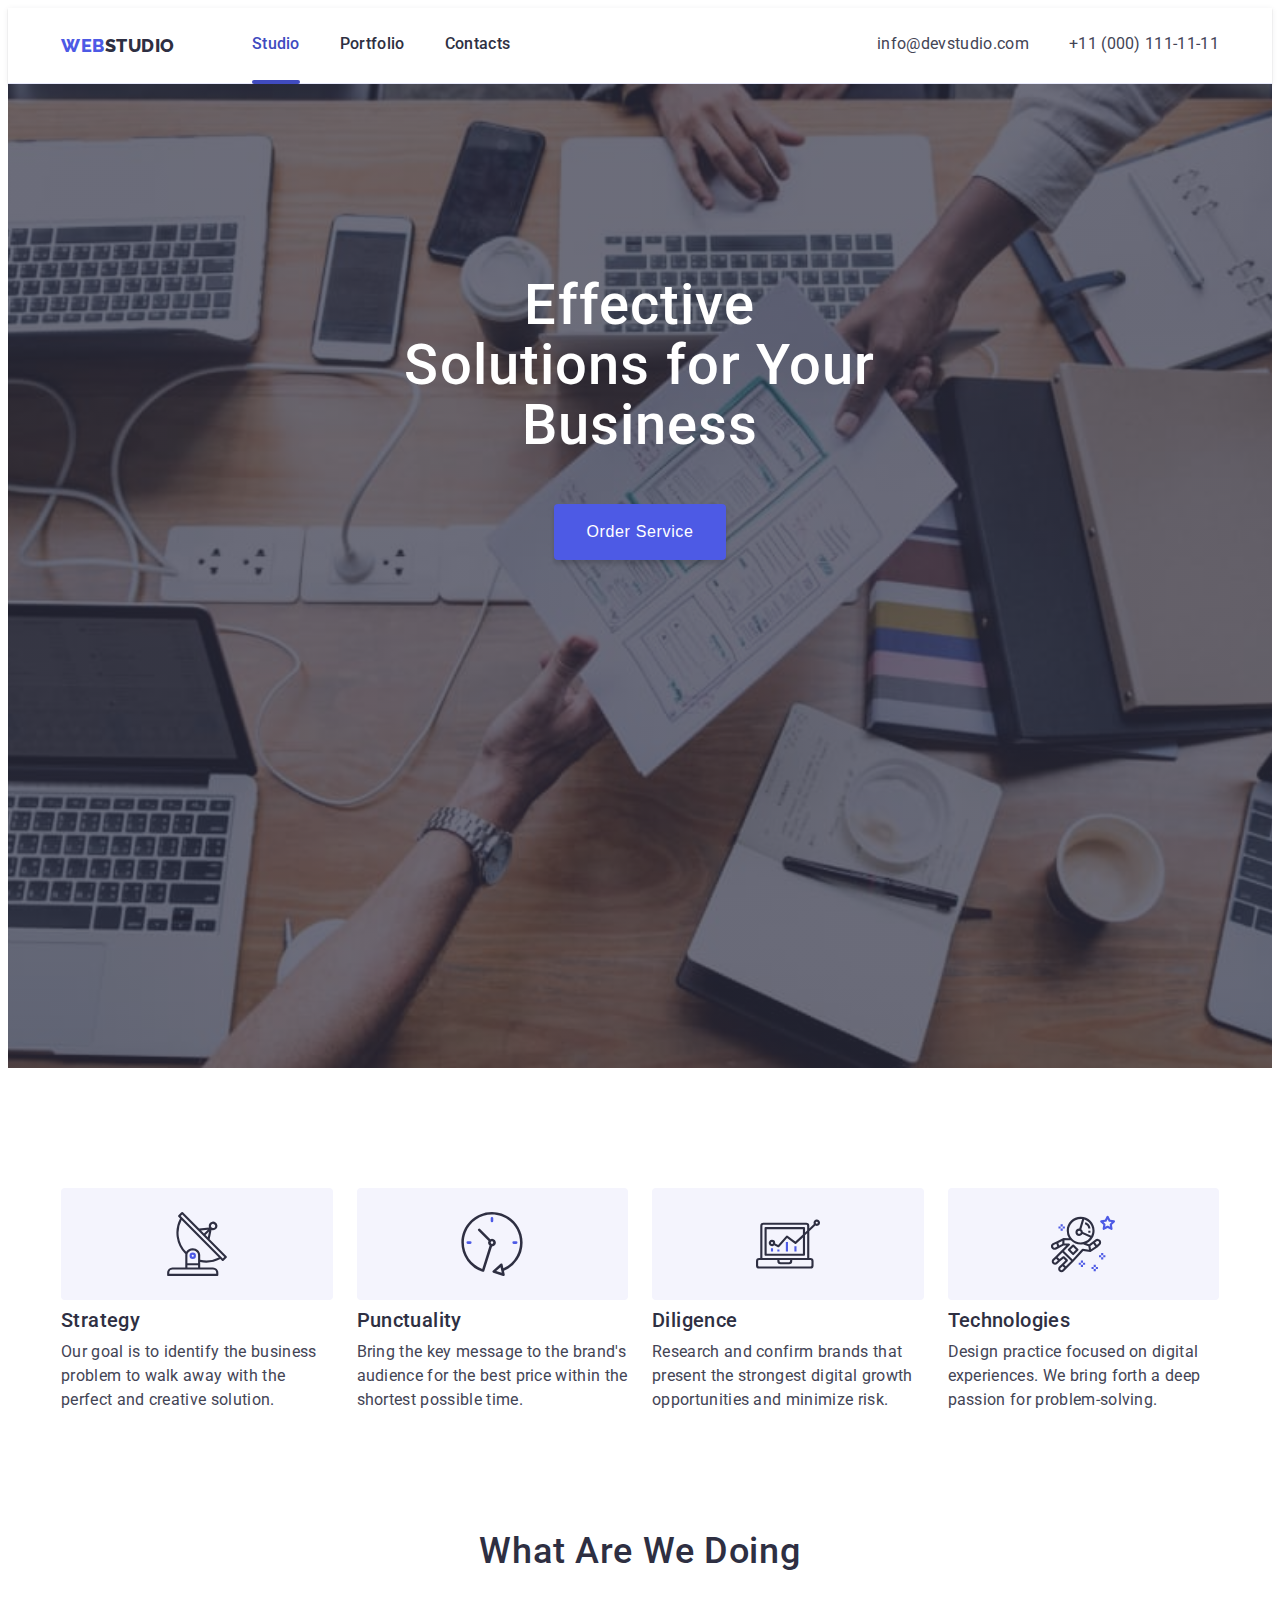
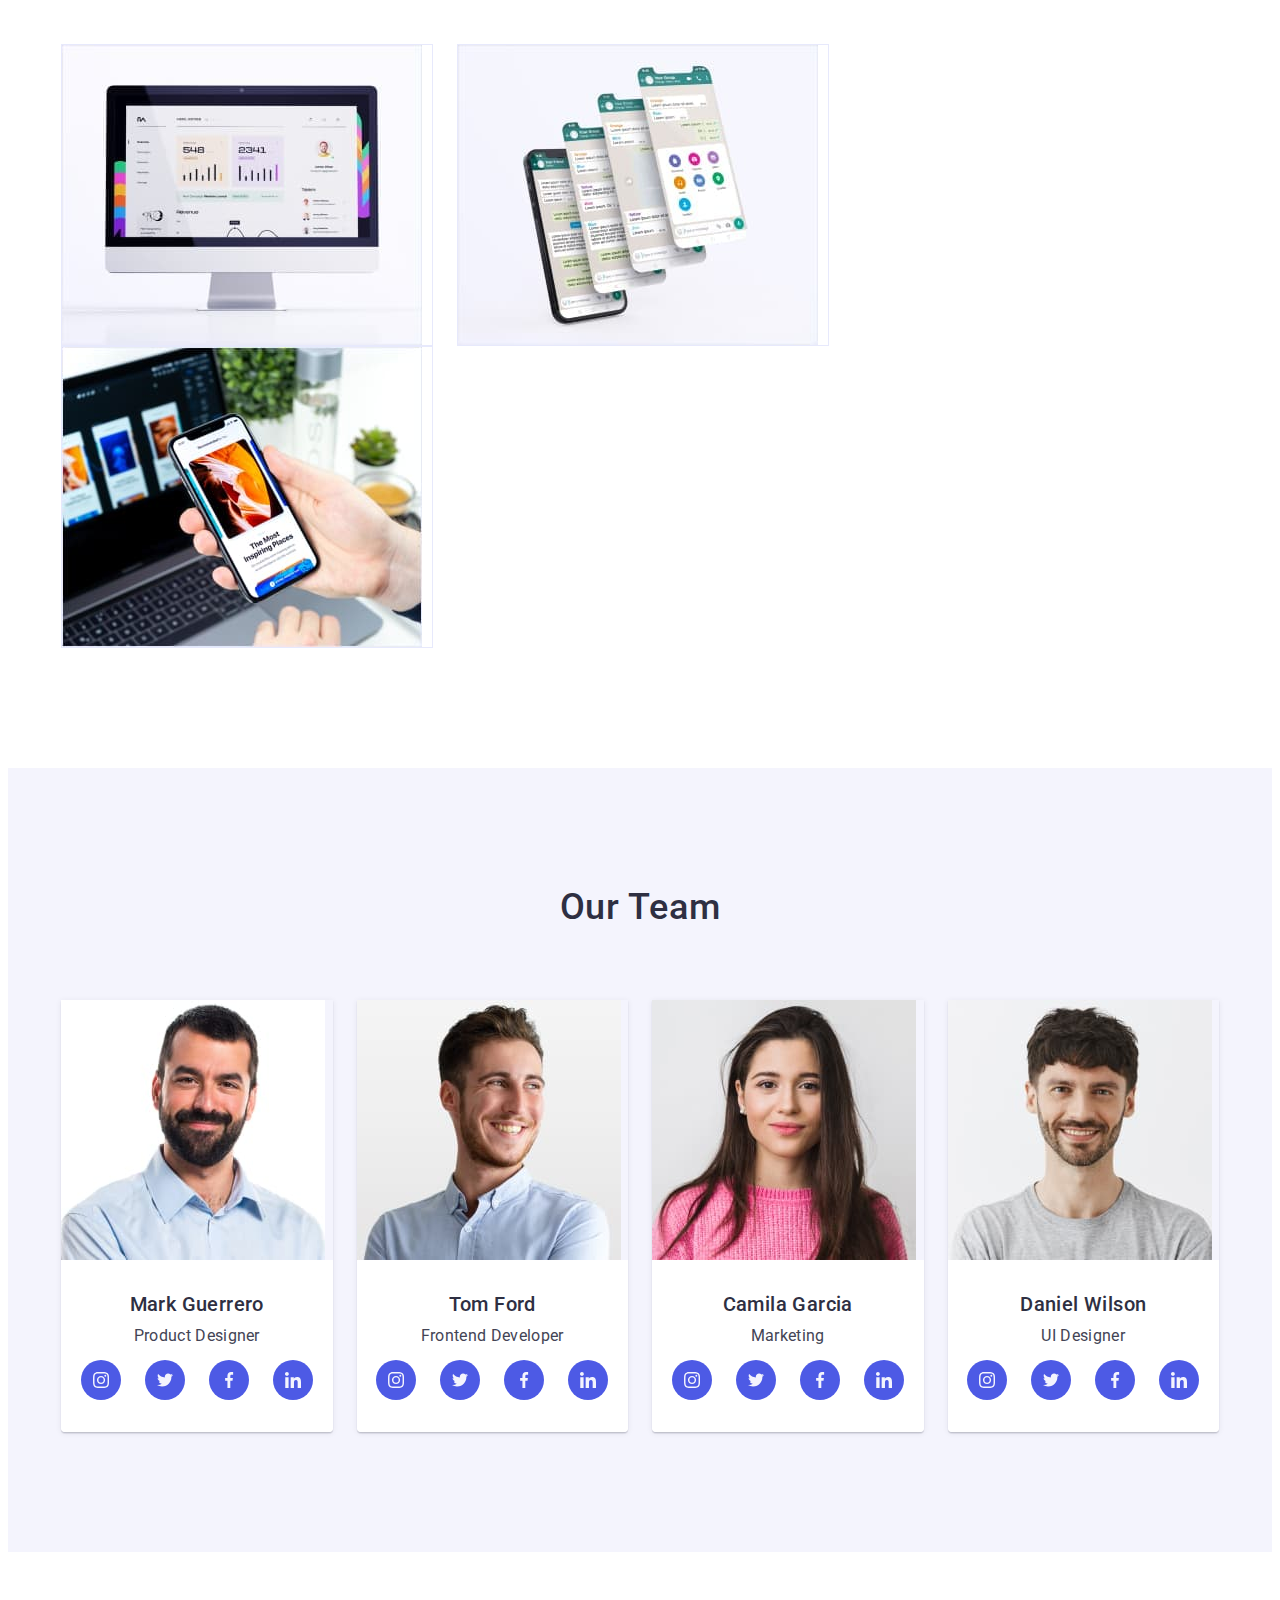
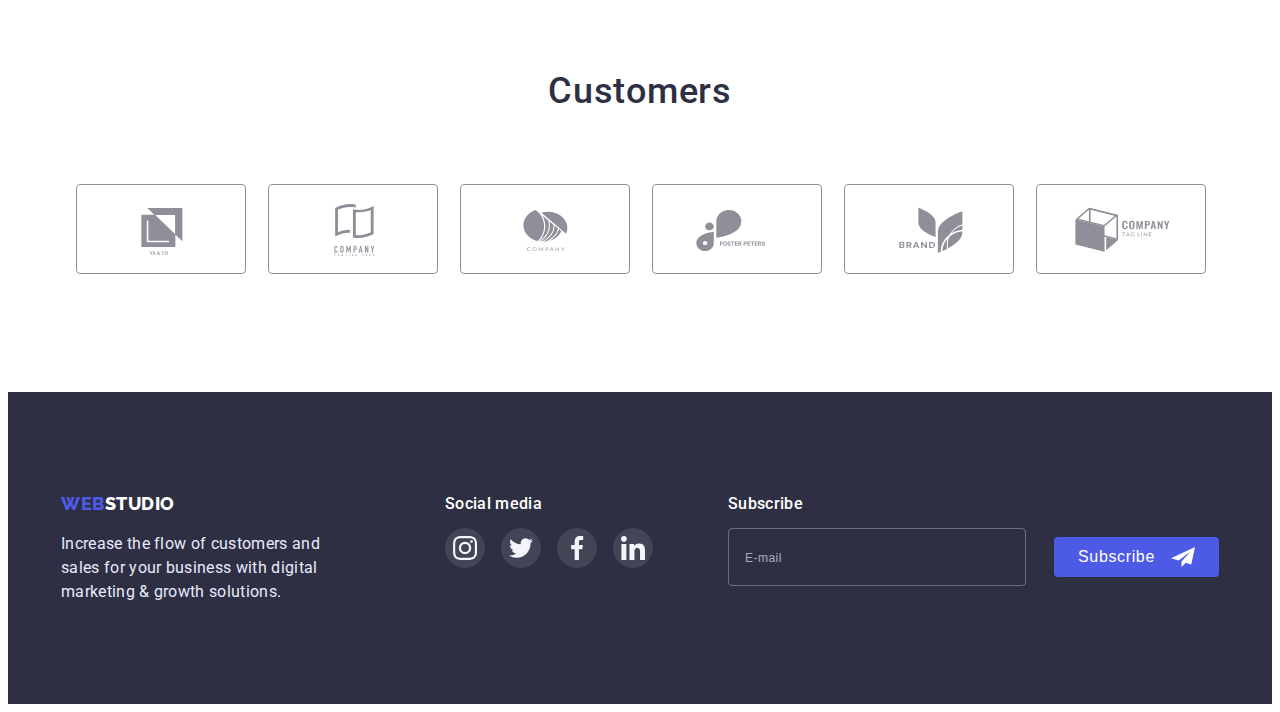
<file: index.html>
<!DOCTYPE html>
<html lang="en">
  <head>
    <meta charset="UTF-8" />
    <meta http-equiv="X-UA-Compatible" content="IE=edge" />
    <meta name="viewport" content="width=device-width, initial-scale=1.0" />

    <title>Studio</title>

    <link rel="preconnect" href="https://fonts.googleapis.com" />
    <link rel="preconnect" href="https://fonts.gstatic.com" crossorigin />
    <link href="https://fonts.googleapis.com/css2?family=Raleway:wght@800&family=Roboto:wght@400;500&display=swap" rel="stylesheet" />

    <link
      rel="stylesheet"
      href="https://cdnjs.cloudflare.com/ajax/libs/modern-normalize/1.1.0/modern-normalize.min.css"
      integrity="sha512-wpPYUAdjBVSE4KJnH1VR1HeZfpl1ub8YT/NKx4PuQ5NmX2tKuGu6U/JRp5y+Y8XG2tV+wKQpNHVUX03MfMFn9Q=="
      crossorigin="anonymous"
      referrerpolicy="no-referrer"
    />
    <link rel="stylesheet" href="./css/styles.css" />
  </head>
  <body>
    <!-- Header content -->
    <header class="page-header">
      <!-- Navigation -->
      <div class="container">
        <nav class="main-nav">
          <!-- Logo -->
          <a href="./index.html" class="logo link"><span class="accent">WEB</span>STUDIO</a>
          <!-- Navigation menu -->
          <ul class="site-nav list">
            <li class="item">
              <a href="./index.html" class="site-nav-link current link">Studio</a>
            </li>
            <li class="item">
              <a href="./portfolio.html" class="site-nav-link link">Portfolio</a>
            </li>
            <li class="item">
              <a href="#" class="site-nav-link link">Contacts</a>
            </li>
          </ul>
        </nav>
        <!-- Contacts in header -->
        <ul class="contacts list">
          <li class="item">
            <a href="mailto:info@devstudio.com" class="contact link">info@devstudio.com</a>
          </li>
          <li class="item">
            <a href="tel:+11(000)1111111" class="contact link">+11 (000) 111-11-11</a>
          </li>
        </ul>
      </div>
    </header>

    <!-- Main content -->
    <main>
      <!-- Hero section-->
      <section class="section hero">
        <div class="container">
          <h1 class="hero-title">Effective Solutions for Your Business</h1>
          <button type="button" class="btn" data-modal-open>Order Service</button>
        </div>
      </section>

      <!-- Company advantages -->
      <section class="advantages section">
        <div class="container">
          <h2 class="section-title visually-hidden">Company advantages</h2>
          <ul class="list">
            <li class="item">
              <div class="advantage-icon-bg">
                <svg width="64" height="64">
                  <use href="./images/icons.svg#antenna"></use>
                </svg>
              </div>
              <h3 class="advantage">Strategy</h3>
              <p class="advantage-description">Our goal is to identify the business problem to walk away with the perfect and creative solution.</p>
            </li>
            <li class="item">
              <div class="advantage-icon-bg">
                <svg width="64" height="64">
                  <use href="./images/icons.svg#clock"></use>
                </svg>
              </div>
              <h3 class="advantage">Punctuality</h3>
              <p class="advantage-description">Bring the key message to the brand's audience for the best price within the shortest possible time.</p>
            </li>
            <li class="item">
              <div class="advantage-icon-bg">
                <svg width="64" height="64">
                  <use href="./images/icons.svg#diagram"></use>
                </svg>
              </div>
              <h3 class="advantage">Diligence</h3>
              <p class="advantage-description">
                Research and confirm brands that present the strongest digital growth opportunities and minimize risk.
              </p>
            </li>
            <li class="item">
              <div class="advantage-icon-bg">
                <svg width="64" height="64">
                  <use href="./images/icons.svg#astronaut"></use>
                </svg>
              </div>
              <h3 class="advantage">Technologies</h3>
              <p class="advantage-description">Design practice focused on digital experiences. We bring forth a deep passion for problem-solving.</p>
            </li>
          </ul>
        </div>
      </section>

      <!-- What are we doing -->
      <section class="products section">
        <div class="container">
          <h2 class="section-title">What Are We Doing</h2>
          <ul class="list">
            <li class="item">
              <img src="./images/desktop-app.jpeg" alt="desktop application" width="360" height="300" />
            </li>
            <li class="item">
              <img src="./images/mobile-app.jpeg" alt="mobile application" width="360" height="300" />
            </li>
            <li class="item">
              <img src="./images/ux-ui-design.jpeg" alt="ux ui design" width="360" height="300" />
            </li>
          </ul>
        </div>
      </section>

      <!-- Our team -->
      <section class="team section">
        <div class="container">
          <h2 class="section-title">Our Team</h2>
          <ul class="team-list list">
            <li class="item">
              <img src="./images/mark-guerrero.jpeg" alt="Mark Guerrero's portrait" width="264" height="260" />
              <div class="item-description">
                <h3 class="team-name">Mark Guerrero</h3>
                <p class="team-position">Product Designer</p>
                <ul class="team-social-list list">
                  <li>
                    <a href="#" class="team-social-link" target="_blank" rel="noreferrer noopener">
                      <svg class="team-social-icon" width="16" height="16">
                        <use href="./images/icons.svg#instagram"></use>
                      </svg>
                    </a>
                  </li>
                  <li>
                    <a href="#" class="team-social-link" target="_blank" rel="noreferrer noopener">
                      <svg class="team-social-icon" width="16" height="16">
                        <use href="./images/icons.svg#twitter"></use>
                      </svg>
                    </a>
                  </li>
                  <li>
                    <a href="#" class="team-social-link" target="_blank" rel="noreferrer noopener">
                      <svg class="team-social-icon" width="16" height="16">
                        <use href="./images/icons.svg#facebook"></use>
                      </svg>
                    </a>
                  </li>
                  <li>
                    <a href="#" class="team-social-link" target="_blank" rel="noreferrer noopener">
                      <svg class="team-social-icon" width="16" height="16">
                        <use href="./images/icons.svg#linkedin"></use>
                      </svg>
                    </a>
                  </li>
                </ul>
              </div>
            </li>
            <li class="item">
              <img src="./images/tom-ford.jpeg" alt="Tom Ford's portrait" width="264" height="260" />
              <div class="item-description">
                <h3 class="team-name">Tom Ford</h3>
                <p class="team-position">Frontend Developer</p>
                <ul class="team-social-list list">
                  <li>
                    <a href="#" class="team-social-link" target="_blank" rel="noreferrer noopener">
                      <svg class="team-social-icon" width="16" height="16">
                        <use href="./images/icons.svg#instagram"></use>
                      </svg>
                    </a>
                  </li>
                  <li>
                    <a href="#" class="team-social-link" target="_blank" rel="noreferrer noopener">
                      <svg class="team-social-icon" width="16" height="16">
                        <use href="./images/icons.svg#twitter"></use>
                      </svg>
                    </a>
                  </li>
                  <li>
                    <a href="#" class="team-social-link" target="_blank" rel="noreferrer noopener">
                      <svg class="team-social-icon" width="16" height="16">
                        <use href="./images/icons.svg#facebook"></use>
                      </svg>
                    </a>
                  </li>
                  <li>
                    <a href="#" class="team-social-link" target="_blank" rel="noreferrer noopener">
                      <svg class="team-social-icon" width="16" height="16">
                        <use href="./images/icons.svg#linkedin"></use>
                      </svg>
                    </a>
                  </li>
                </ul>
              </div>
            </li>
            <li class="item">
              <img src="./images/camila-garcia.jpeg" alt="Camila Garcia's portrait" width="264" height="260" />
              <div class="item-description">
                <h3 class="team-name">Camila Garcia</h3>
                <p class="team-position">Marketing</p>
                <ul class="team-social-list list">
                  <li>
                    <a href="#" class="team-social-link" target="_blank" rel="noreferrer noopener">
                      <svg class="team-social-icon" width="16" height="16">
                        <use href="./images/icons.svg#instagram"></use>
                      </svg>
                    </a>
                  </li>
                  <li>
                    <a href="#" class="team-social-link" target="_blank" rel="noreferrer noopener">
                      <svg class="team-social-icon" width="16" height="16">
                        <use href="./images/icons.svg#twitter"></use>
                      </svg>
                    </a>
                  </li>
                  <li>
                    <a href="#" class="team-social-link" target="_blank" rel="noreferrer noopener">
                      <svg class="team-social-icon" width="16" height="16">
                        <use href="./images/icons.svg#facebook"></use>
                      </svg>
                    </a>
                  </li>
                  <li>
                    <a href="#" class="team-social-link" target="_blank" rel="noreferrer noopener">
                      <svg class="team-social-icon" width="16" height="16">
                        <use href="./images/icons.svg#linkedin"></use>
                      </svg>
                    </a>
                  </li>
                </ul>
              </div>
            </li>
            <li class="item">
              <img src="./images/daniel-wilson.jpeg" alt="Daniel Wilson's portrait" width="264" height="260" />
              <div class="item-description">
                <h3 class="team-name">Daniel Wilson</h3>
                <p class="team-position">UI Designer</p>
                <ul class="team-social-list list">
                  <li>
                    <a href="#" class="team-social-link" target="_blank" rel="noreferrer noopener">
                      <svg class="team-social-icon" width="16" height="16">
                        <use href="./images/icons.svg#instagram"></use>
                      </svg>
                    </a>
                  </li>
                  <li>
                    <a href="#" class="team-social-link" target="_blank" rel="noreferrer noopener">
                      <svg class="team-social-icon" width="16" height="16">
                        <use href="./images/icons.svg#twitter"></use>
                      </svg>
                    </a>
                  </li>
                  <li>
                    <a href="#" class="team-social-link" target="_blank" rel="noreferrer noopener">
                      <svg class="team-social-icon" width="16" height="16">
                        <use href="./images/icons.svg#facebook"></use>
                      </svg>
                    </a>
                  </li>
                  <li>
                    <a href="#" class="team-social-link" target="_blank" rel="noreferrer noopener">
                      <svg class="team-social-icon" width="16" height="16">
                        <use href="./images/icons.svg#linkedin"></use>
                      </svg>
                    </a>
                  </li>
                </ul>
              </div>
            </li>
          </ul>
        </div>
      </section>

      <section class="customers section">
        <div class="container">
          <h2 class="section-title">Customers</h2>
          <ul class="customers-list list">
            <li class="customers-list-item">
              <a href="#" class="customers-link" target="_blank" rel="noreferrer noopener">
                <svg class="customers-icon" width="104" height="56">
                  <use href="./images/icons.svg#logo-1"></use>
                </svg>
              </a>
            </li>
            <li class="customers-list-item">
              <a href="#" class="customers-link" target="_blank" rel="noreferrer noopener">
                <svg class="customers-icon" width="104" height="56">
                  <use href="./images/icons.svg#logo-2"></use>
                </svg>
              </a>
            </li>
            <li class="customers-list-item">
              <a href="#" class="customers-link" target="_blank" rel="noreferrer noopener">
                <svg class="customers-icon" width="104" height="56">
                  <use href="./images/icons.svg#logo-3"></use>
                </svg>
              </a>
            </li>
            <li class="customers-list-item">
              <a href="#" class="customers-link" target="_blank" rel="noreferrer noopener">
                <svg class="customers-icon" width="104" height="56">
                  <use href="./images/icons.svg#logo-4"></use>
                </svg>
              </a>
            </li>
            <li class="customers-list-item">
              <a href="#" class="customers-link" target="_blank" rel="noreferrer noopener">
                <svg class="customers-icon" width="104" height="56">
                  <use href="./images/icons.svg#logo-5"></use>
                </svg>
              </a>
            </li>
            <li class="customers-list-item">
              <a href="#" class="customers-link" target="_blank" rel="noreferrer noopener">
                <svg class="customers-icon" width="104" height="56">
                  <use href="./images/icons.svg#logo-6"></use>
                </svg>
              </a>
            </li>
          </ul>
        </div>
      </section>
    </main>

    <!-- Footer content -->
    <footer class="footer">
      <div class="container">
        <!-- Logo and motto -->
        <div class="logo-motto">
          <a href="./index.html" class="logo link"><span class="accent">WEB</span>STUDIO</a>
          <p class="motto">Increase the flow of customers and sales for your business with digital marketing & growth solutions.</p>
        </div>

        <!-- SOCIAL LINKS -->
        <div class="social">
          <h2 class="social-title">Social media</h2>
          <ul class="social-list list">
            <li>
              <a href="#" class="social-link" target="_blank" rel="noreferrer noopener">
                <svg class="social-icon" width="24" height="24">
                  <use href="./images/icons.svg#instagram"></use>
                </svg>
              </a>
            </li>
            <li>
              <a href="#" class="social-link" target="_blank" rel="noreferrer noopener">
                <svg class="social-icon" width="24" height="24">
                  <use href="./images/icons.svg#twitter"></use>
                </svg>
              </a>
            </li>
            <li>
              <a href="#" class="social-link" target="_blank" rel="noreferrer noopener">
                <svg class="social-icon" width="24" height="24">
                  <use href="./images/icons.svg#facebook"></use>
                </svg>
              </a>
            </li>
            <li>
              <a href="#" class="social-link" target="_blank" rel="noreferrer noopener">
                <svg class="social-icon" width="24" height="24">
                  <use href="./images/icons.svg#linkedin"></use>
                </svg>
              </a>
            </li>
          </ul>
        </div>

        <!-- SUBSCRIPTION -->
        <div class="subscription">
          <p class="subscription-title">Subscribe</p>
          <form action="subscription-form" name="subscription_form">
            <label class="subscription-form-field">
              <input class="subscription-form-input" name="user_email" type="email" placeholder="E-mail" />
            </label>
            <button class="btn subscribe-btn" type="submit">
              Subscribe
              <svg class="subscribe-icon" width="24" height="24">
                <use href="./images/icons.svg#subscribe"></use>
              </svg>
            </button>
          </form>
        </div>
      </div>
    </footer>

    <!-- MODAL WINDOW -->
    <div class="backdrop is-hidden" data-modal>
      <div class="modal">
        <button type="button" class="modal-btn" data-modal-close>
          <svg class="modal-icon" width="8" height="8">
            <use href="./images/icons.svg#close"></use>
          </svg>
        </button>
        <form class="order-form" name="order_form">
          <p class="order-form-appeal">Leave your contacts and we will call you back</p>
          <div class="order-form-group" role="group">
            <label class="order-form-field">
              <span class="order-form-label">Name</span>
              <input class="order-form-input" type="text" name="user_name" required minlength="3" placeholder="&nbsp;" />
              <svg class="order-form-icon" width="18" height="24">
                <use href="./images/icons.svg#user-name"></use>
              </svg>
            </label>
            <label class="order-form-field">
              <span class="order-form-label">Phone</span>
              <input class="order-form-input" type="phone" name="user_phone" required />
              <svg class="order-form-icon" width="18" height="24">
                <use href="./images/icons.svg#user-phone"></use>
              </svg>
            </label>
            <label class="order-form-field">
              <span class="order-form-label">Email</span>
              <input class="order-form-input" type="email" name="user_email" required />
              <svg class="order-form-icon" width="18" height="24">
                <use href="./images/icons.svg#user-email"></use>
              </svg>
            </label>
            <label>
              <span class="order-form-label">Comment</span>
              <textarea class="order-form-message" name="user_message" rows="7" placeholder="Text input"></textarea>
            </label>
          </div>
          <label class="order-form-agreement">
            <input class="order-form-checkbox" type="checkbox" name="user_agreement" />
            <span class="order-form-text">
              I accept the terms and conditions of the
              <a class="order-form-link" href="">Privacy Policy</a>
            </span>
          </label>
          <button class="btn order-form-btn" type="submit">Send</button>
        </form>
      </div>
    </div>

    <!-- JS MODAL SCRIPT -->
    <script src="./js/modal.js"></script>
  </body>
</html>
</file>
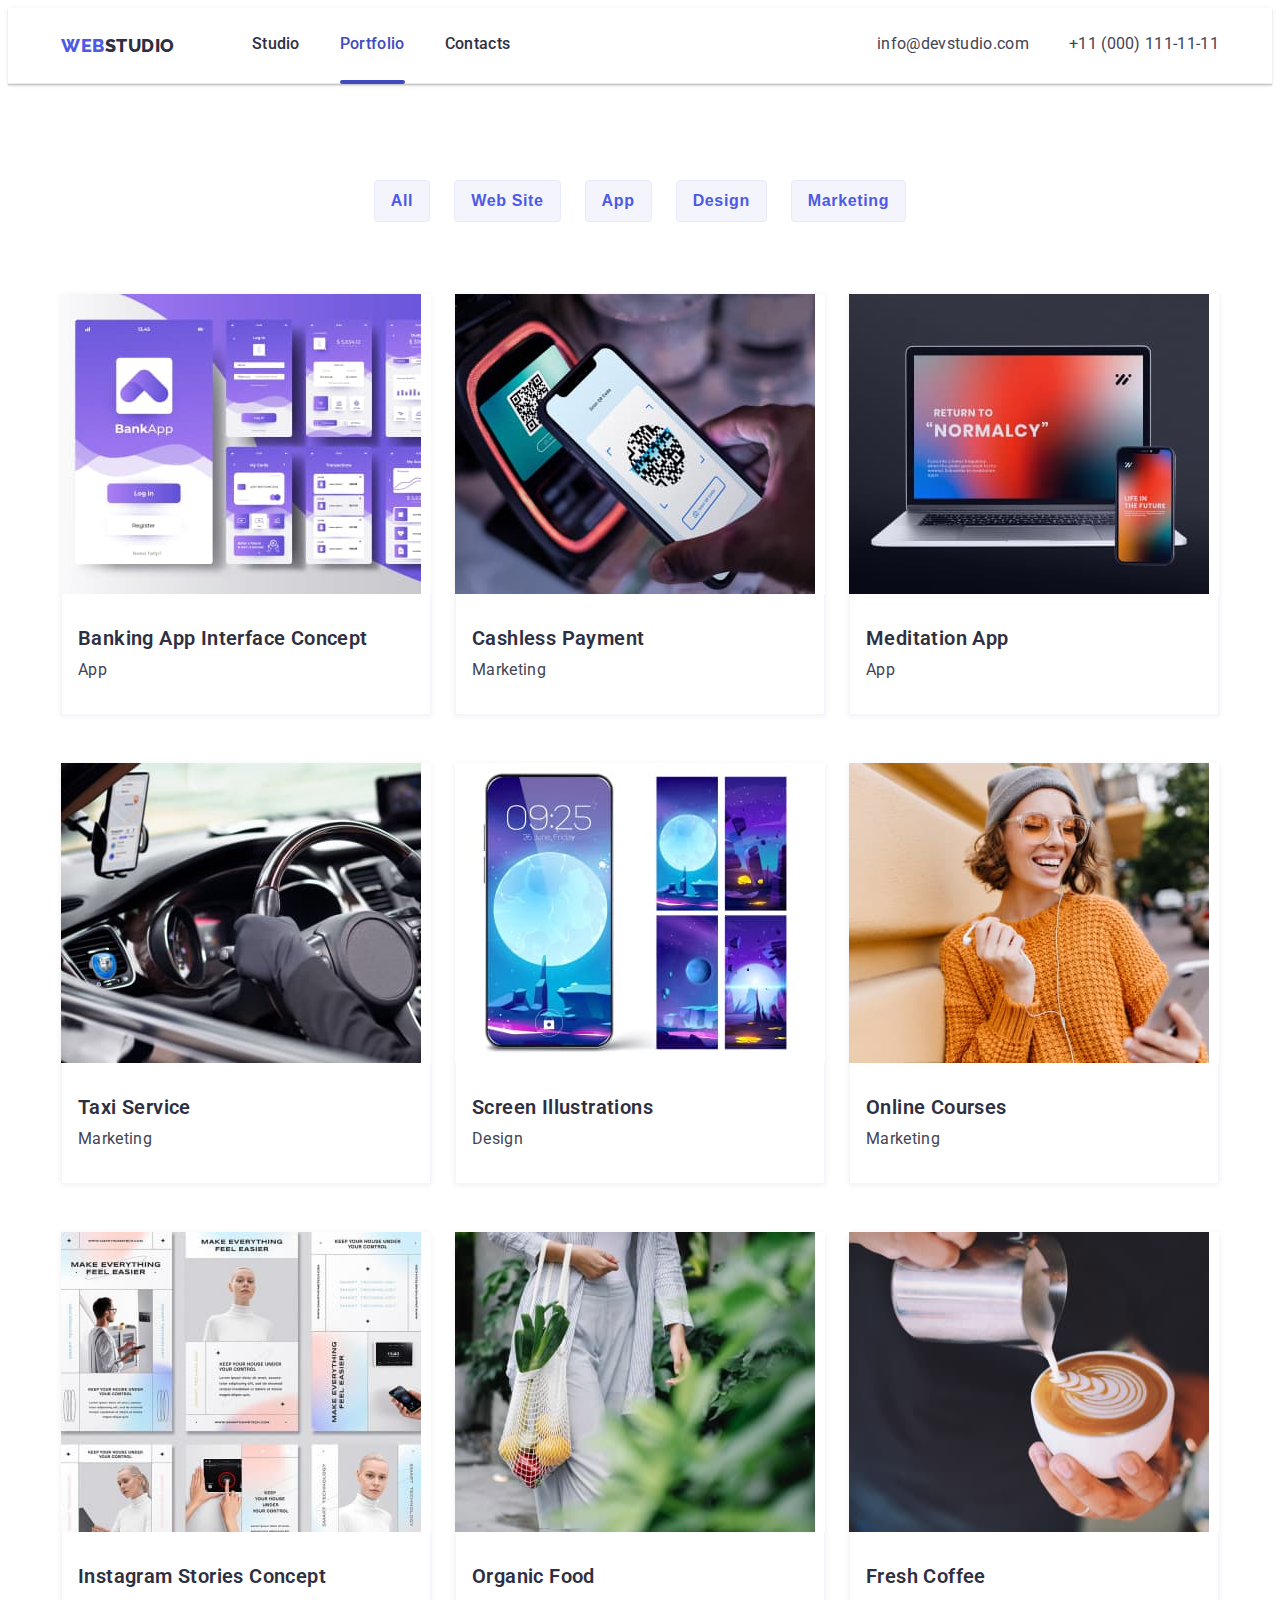
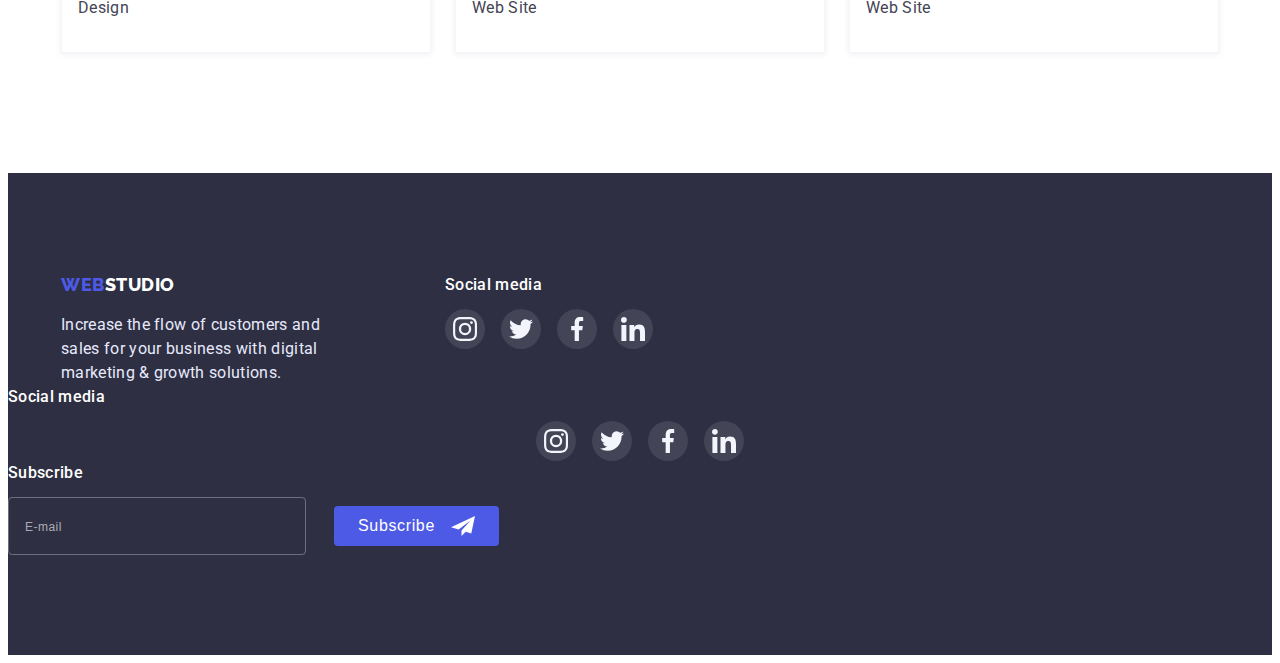
<file: portfolio.html>
<!DOCTYPE html>
<html lang="en">
  <head>
    <meta charset="UTF-8" />
    <meta http-equiv="X-UA-Compatible" content="IE=edge" />
    <meta name="viewport" content="width=device-width, initial-scale=1.0" />

    <title>Portfolio</title>

    <link rel="preconnect" href="https://fonts.googleapis.com" />
    <link rel="preconnect" href="https://fonts.gstatic.com" crossorigin />
    <link href="https://fonts.googleapis.com/css2?family=Raleway:wght@800&family=Roboto:wght@400;500&display=swap" rel="stylesheet" />

    <link
      rel="stylesheet"
      href="https://cdnjs.cloudflare.com/ajax/libs/modern-normalize/1.1.0/modern-normalize.min.css"
      integrity="sha512-wpPYUAdjBVSE4KJnH1VR1HeZfpl1ub8YT/NKx4PuQ5NmX2tKuGu6U/JRp5y+Y8XG2tV+wKQpNHVUX03MfMFn9Q=="
      crossorigin="anonymous"
      referrerpolicy="no-referrer"
    />
    <link rel="stylesheet" href="./css/styles.css" />
  </head>
  <body>
    <!-- Header content -->
    <header class="page-header">
      <!-- Navigation -->
      <div class="container">
        <nav class="main-nav">
          <!-- Logo -->
          <a href="./index.html" class="logo link"><span class="accent">WEB</span>STUDIO</a>
          <!-- Navigation menu -->
          <ul class="site-nav list">
            <li class="item">
              <a href="./index.html" class="site-nav-link link">Studio</a>
            </li>
            <li class="item">
              <a href="./portfolio.html" class="site-nav-link current link">Portfolio</a>
            </li>
            <li class="item">
              <a href="#" class="site-nav-link link">Contacts</a>
            </li>
          </ul>
        </nav>
        <!-- Contacts in header -->
        <ul class="contacts list">
          <li class="item">
            <a href="mailto:info@devstudio.com" class="contact link">info@devstudio.com</a>
          </li>
          <li class="item">
            <a href="tel:+11(000)1111111" class="contact link">+11 (000) 111-11-11</a>
          </li>
        </ul>
      </div>
    </header>

    <!-- Main content -->
    <main>
      <!-- Portfolio content -->
      <section class="section portfolio">
        <div class="container">
          <h1 class="visually-hidden">Portfolio</h1>

          <!-- Filter buttons -->
          <ul class="filter-btns list">
            <li class="item"><button type="button" class="filter-btn">All</button></li>
            <li class="item"><button type="button" class="filter-btn">Web Site</button></li>
            <li class="item"><button type="button" class="filter-btn">App</button></li>
            <li class="item"><button type="button" class="filter-btn">Design</button></li>
            <li class="item"><button type="button" class="filter-btn">Marketing</button></li>
          </ul>

          <!-- Work examples -->
          <ul class="work-examples list">
            <li class="item">
              <a href="#" class="portfolio-link link">
                <div class="portfolio-img-wrapper">
                  <img src="./images/banking-app.jpeg" alt="Banking application interfaces" width="360" height="300" />
                  <p class="overlay">
                    14 Stylish and User-Friendly App Design Concepts · Task Manager App · Calorie Tracker App · Exotic Fruit Ecommerce App · Cloud
                    Storage App
                  </p>
                </div>
                <div class="example-description">
                  <h2 class="project-title">Banking App Interface Concept</h2>
                  <p class="project-type">App</p>
                </div>
              </a>
            </li>
            <li class="item">
              <a href="#" class="portfolio-link link">
                <div class="portfolio-img-wrapper">
                  <img src="./images/cashless-payment.jpeg" alt="Smartphone shows cashless payment" width="360" height="300" />
                  <p class="overlay">
                    14 Stylish and User-Friendly App Design Concepts · Task Manager App · Calorie Tracker App · Exotic Fruit Ecommerce App · Cloud
                    Storage App
                  </p>
                </div>
                <div class="example-description">
                  <h2 class="project-title">Cashless Payment</h2>
                  <p class="project-type">Marketing</p>
                </div>
              </a>
            </li>
            <li class="item">
              <a href="#" class="portfolio-link link">
                <div class="portfolio-img-wrapper">
                  <img src="./images/meditation-app.jpeg" alt="Laptop shows meditation app" width="360" height="300" />
                  <p class="overlay">
                    14 Stylish and User-Friendly App Design Concepts · Task Manager App · Calorie Tracker App · Exotic Fruit Ecommerce App · Cloud
                    Storage App
                  </p>
                </div>
                <div class="example-description">
                  <h2 class="project-title">Meditation App</h2>
                  <p class="project-type">App</p>
                </div>
              </a>
            </li>
            <li class="item">
              <a href="#" class="portfolio-link link">
                <div class="portfolio-img-wrapper">
                  <img src="./images/taxi-service.jpeg" alt="Driver uses taxi service application" width="360" height="300" />
                  <p class="overlay">
                    14 Stylish and User-Friendly App Design Concepts · Task Manager App · Calorie Tracker App · Exotic Fruit Ecommerce App · Cloud
                    Storage App
                  </p>
                </div>
                <div class="example-description">
                  <h2 class="project-title">Taxi Service</h2>
                  <p class="project-type">Marketing</p>
                </div>
              </a>
            </li>
            <li class="item">
              <a href="#" class="portfolio-link link">
                <div class="portfolio-img-wrapper">
                  <img src="./images/screen-illustrations.jpeg" alt="Smartphone and screen illustrations" width="360" height="300" />
                  <p class="overlay">
                    14 Stylish and User-Friendly App Design Concepts · Task Manager App · Calorie Tracker App · Exotic Fruit Ecommerce App · Cloud
                    Storage App
                  </p>
                </div>
                <div class="example-description">
                  <h2 class="project-title">Screen Illustrations</h2>
                  <p class="project-type">Design</p>
                </div>
              </a>
            </li>
            <li class="item">
              <a href="#" class="portfolio-link link">
                <div class="portfolio-img-wrapper">
                  <img src="./images/online-courses.jpeg" alt="Happy woman watching online courses on a smartphone" width="360" height="300" />
                  <p class="overlay">
                    14 Stylish and User-Friendly App Design Concepts · Task Manager App · Calorie Tracker App · Exotic Fruit Ecommerce App · Cloud
                    Storage App
                  </p>
                </div>
                <div class="example-description">
                  <h2 class="project-title">Online Courses</h2>
                  <p class="project-type">Marketing</p>
                </div>
              </a>
            </li>
            <li class="item">
              <a href="#" class="portfolio-link link">
                <div class="portfolio-img-wrapper">
                  <img src="./images/inst-stories.jpeg" alt="Smartphone with open Instagram" width="360" height="300" />
                  <p class="overlay">
                    14 Stylish and User-Friendly App Design Concepts · Task Manager App · Calorie Tracker App · Exotic Fruit Ecommerce App · Cloud
                    Storage App
                  </p>
                </div>
                <div class="example-description">
                  <h2 class="project-title">Instagram Stories Concept</h2>
                  <p class="project-type">Design</p>
                </div>
              </a>
            </li>
            <li class="item">
              <a href="#" class="portfolio-link link">
                <div class="portfolio-img-wrapper">
                  <img src="./images/organic-food.jpeg" alt="Woman carrying a bag of vegetables" width="360" height="300" />
                  <p class="overlay">
                    14 Stylish and User-Friendly App Design Concepts · Task Manager App · Calorie Tracker App · Exotic Fruit Ecommerce App · Cloud
                    Storage App
                  </p>
                </div>
                <div class="example-description">
                  <h2 class="project-title">Organic Food</h2>
                  <p class="project-type">Web Site</p>
                </div>
              </a>
            </li>
            <li class="item">
              <a href="#" class="portfolio-link link">
                <div class="portfolio-img-wrapper">
                  <img src="./images/fresh-coffee.jpeg" alt="Barista makes coffee art" width="360" height="300" />
                  <p class="overlay">
                    14 Stylish and User-Friendly App Design Concepts · Task Manager App · Calorie Tracker App · Exotic Fruit Ecommerce App · Cloud
                    Storage App
                  </p>
                </div>
                <div class="example-description">
                  <h2 class="project-title">Fresh Coffee</h2>
                  <p class="project-type">Web Site</p>
                </div>
              </a>
            </li>
          </ul>
        </div>
      </section>
    </main>

    <!-- Footer content -->
    <footer class="footer">
      <!-- Logo and motto -->
      <div class="container">
        <div class="logo-motto">
          <a href="./index.html" class="logo link"><span class="accent">WEB</span>STUDIO</a>
          <p class="motto">Increase the flow of customers and sales for your business with digital marketing & growth solutions.</p>
        </div>
        <div class="social">
          <h2 class="social-title">Social media</h2>
          <ul class="social-list list">
            <li>
              <a href="#" class="social-link" target="_blank" rel="noreferrer noopener">
                <svg class="social-icon" width="24" height="24">
                  <use href="./images/icons.svg#instagram"></use>
                </svg>
              </a>
            </li>
            <li>
              <a href="#" class="social-link" target="_blank" rel="noreferrer noopener">
                <svg class="social-icon" width="24" height="24">
                  <use href="./images/icons.svg#twitter"></use>
                </svg>
              </a>
            </li>
            <li>
              <a href="#" class="social-link" target="_blank" rel="noreferrer noopener">
                <svg class="social-icon" width="24" height="24">
                  <use href="./images/icons.svg#facebook"></use>
                </svg>
              </a>
            </li>
            <li>
              <a href="#" class="social-link" target="_blank" rel="noreferrer noopener">
                <svg class="social-icon" width="24" height="24">
                  <use href="./images/icons.svg#linkedin"></use>
                </svg>
              </a>
            </li>
          </ul>
        </div>
      </div>

      <!-- SOCIAL LINKS -->
      <div class="social">
        <h2 class="social-title">Social media</h2>
        <ul class="social-list list">
          <li>
            <a href="#" class="social-link" target="_blank" rel="noreferrer noopener">
              <svg class="social-icon" width="24" height="24">
                <use href="./images/icons.svg#instagram"></use>
              </svg>
            </a>
          </li>
          <li>
            <a href="#" class="social-link" target="_blank" rel="noreferrer noopener">
              <svg class="social-icon" width="24" height="24">
                <use href="./images/icons.svg#twitter"></use>
              </svg>
            </a>
          </li>
          <li>
            <a href="#" class="social-link" target="_blank" rel="noreferrer noopener">
              <svg class="social-icon" width="24" height="24">
                <use href="./images/icons.svg#facebook"></use>
              </svg>
            </a>
          </li>
          <li>
            <a href="#" class="social-link" target="_blank" rel="noreferrer noopener">
              <svg class="social-icon" width="24" height="24">
                <use href="./images/icons.svg#linkedin"></use>
              </svg>
            </a>
          </li>
        </ul>
      </div>

      <!-- SUBSCRIPTION -->
      <div class="subscription">
        <p class="subscription-title">Subscribe</p>
        <form action="subscription-form" name="subscription_form">
          <label class="subscription-form-field">
            <input class="subscription-form-input" name="user_email" type="email" placeholder="E-mail" />
          </label>
          <button class="btn subscribe-btn" type="submit">
            Subscribe
            <svg class="subscribe-icon" width="24" height="24">
              <use href="./images/icons.svg#subscribe"></use>
            </svg>
          </button>
        </form>
      </div>
    </footer>
  </body>
</html>
</file>
<file: css/styles.css>
/* Root styles */

:root {
  --primary-background-color: #ffffff;
  --primary-brand: #4d5ae5;
  --secondary-brand: #404bbf;
  --dark: #2e2f42;
  --primary-text-color: #434455;
  --secondary-text-color: #ffffff;
  --primary-margin-btwn-items: 24px;

  --transition-dur-and-timing: 250ms cubic-bezier(0.4, 0, 0.2, 1);

  --modal-idx: 999;
}

/* Reset */

.list {
  list-style: none;
  padding-left: 0;
  margin: 0;
}

h1,
h2,
h3,
h4,
h5,
h6,
p {
  margin-top: 0;
  margin-bottom: 0;
}

.link {
  text-decoration: none;
  color: inherit;
}

img {
  display: block;
  max-width: 100%;
  height: auto;
}

address {
  font-style: normal;
}

/* General styles */

.visually-hidden {
  position: absolute;
  width: 1px;
  height: 1px;
  margin: -1px;
  border: 0;
  padding: 0;

  white-space: nowrap;
  clip-path: inset(100%);
  clip: rect(0 0 0 0);
  overflow: hidden;
}

body {
  background-color: var(--primary-background-color);
  color: var(--primary-text-color);

  font-family: Roboto, sans-serif;
  font-size: 16px;
}

.container {
  width: 1158px;
  padding: 0 15px;
  margin: 0 auto;
}

.section {
  padding: 120px 0;
}

/* Logo */

.logo {
  display: inline-block;
  margin-right: 77px;

  color: var(--dark);
  font-family: Raleway, sans-serif;
  text-decoration: none;
  font-weight: 800;
  font-size: 18px;
  line-height: 1.33;
  letter-spacing: 0.03em;
  text-transform: uppercase;
}

.accent {
  color: var(--primary-brand);
}

/*  HEADER */

/* Navigation menu */

.page-header {
  border-bottom: 1px solid #e7e9fc;

  box-shadow: 0px 2px 1px rgba(46, 47, 66, 0.08), 0px 1px 1px rgba(46, 47, 66, 0.16), 0px 1px 6px rgba(46, 47, 66, 0.08);
}

.page-header > .container,
.main-nav {
  display: flex;
  align-items: center;
}

.site-nav {
  display: flex;
}

.site-nav > .item:not(:last-child) {
  margin-right: 40px;
}

.site-nav-link {
  position: relative;
  display: block;
  padding: 24px 0 27px;

  color: var(--dark);
  font-weight: 500;
  line-height: 1.5;
  letter-spacing: 0.02em;

  transition: color var(--transition-dur-and-timing);
}

.site-nav-link:hover,
.site-nav-link:focus {
  color: var(--secondary-brand);
}

.site-nav-link.current {
  color: var(--secondary-brand);
}

.site-nav-link.current:after {
  content: '';
  display: block;
  position: absolute;
  left: 0;
  bottom: -1px;
  height: 4px;
  width: 100%;

  background-color: var(--secondary-brand);
  border-radius: 2px;
}

/* Contacts */

.contacts {
  display: flex;
  margin-left: auto;
}

.contacts > .item:not(:last-child) {
  margin-right: 40px;
}

.contact {
  display: block;
  padding: 24px 0 27px;

  line-height: 1.5;
  letter-spacing: 0.02em;

  transition: color var(--transition-dur-and-timing);
}

.contact:hover,
.contact:focus {
  color: var(--primary-brand);
}

/* INDEX.HTML */
/* MAIN CONTENT */

/* Hero */

.hero {
  padding: 192px 0;
  max-width: 1440px;
  height: 600px;
  margin: 0 auto;
  background-image: linear-gradient(rgba(46, 47, 66, 0.7), rgba(46, 47, 66, 0.7)), url(../images/people-office.jpeg);
  background-size: cover;
  background-repeat: no-repeat;
  background-color: var(--dark);
  background-position: center;

  text-align: center;
}

.hero-title {
  width: 492px;
  margin: 0 auto 48px;

  color: var(--secondary-text-color);
  font-weight: 500;
  font-size: 56px;
  line-height: 1.07;
  letter-spacing: 0.02em;
}

.btn {
  display: inline-block;
  padding: 16px 32px;
  min-width: 169px;

  color: var(--secondary-text-color);
  background-color: var(--primary-brand);
  font-weight: 500;
  font-size: 16px;
  line-height: 1.5;
  letter-spacing: 0.04em;

  border-radius: 4px;
  border-style: none;
  box-shadow: 0px 4px 4px rgba(0, 0, 0, 0.15);

  cursor: pointer;

  transition: background-color var(--transition-dur-and-timing);
}

.btn:hover,
.btn:focus {
  background-color: var(--secondary-brand);
}

/* OLD VERSION hover/active */
/* .btn:hover,
.btn:focus {
  box-shadow: 0px 1px 6px rgba(46, 47, 66, 0.08), 0px 1px 1px rgba(46, 47, 66, 0.16), 0px 2px 1px rgba(46, 47, 66, 0.08);
}

.btn:active {
  background-color: var(--secondary-brand);
  box-shadow: 0px 4px 4px rgba(0, 0, 0, 0.15);
} */

/* Sections - General styles */
/* Advantages; What are we doing; Our team - GENERAL */

.section-title {
  margin-bottom: 72px;

  color: var(--dark);
  font-weight: 500;
  font-size: 36px;
  line-height: 1.11;
  text-align: center;
  letter-spacing: 0.02em;
  text-transform: capitalize;
}

.advantage,
.team-name {
  margin-bottom: 8px;

  color: var(--dark);
  font-weight: 500;
  font-size: 20px;
  line-height: 1.2;
  letter-spacing: 0.02em;
}

.advantage-description {
  line-height: 1.5;
  letter-spacing: 0.02em;
}

.team-position {
  line-height: 1.5;
  letter-spacing: 0.02em;
  margin-bottom: 12px;
}

.team {
  background-color: #f4f4fd;
}

.advantages {
  padding-bottom: 0px;
}

.advantages .list,
.products .list,
.team-list {
  display: flex;
  flex-wrap: wrap;
  margin-left: calc(-1 * var(--primary-margin-btwn-items));
}

.advantages .item {
  flex-basis: calc(100% / 4 - var(--primary-margin-btwn-items));
  margin-left: var(--primary-margin-btwn-items);
}

.advantage-icon-bg {
  display: flex;
  justify-content: center;
  align-items: center;
  height: 112px;
  margin-bottom: 8px;

  background: #f4f4fd;
  border-radius: 4px;
  border-style: none;
}

/* What are we doing */

.products .item {
  flex-basis: calc(100% / 3 - var(--primary-margin-btwn-items));
  margin-left: var(--primary-margin-btwn-items);

  border: 1px solid #e7e9fc;
}

/* Our team */

.team .item {
  flex-basis: calc(100% / 4 - var(--primary-margin-btwn-items));
  margin-left: var(--primary-margin-btwn-items);
  box-shadow: 0px 1px 6px rgba(46, 47, 66, 0.08), 0px 1px 1px rgba(46, 47, 66, 0.16), 0px 2px 1px rgba(46, 47, 66, 0.08);
  border-radius: 0px 0px 4px 4px;
}

.team .item-description {
  text-align: center;
  padding: 32px 16px;
  border-radius: 0px 0px 4px 4px;

  background-color: var(--primary-background-color);
}

.team-social-list {
  display: flex;
  justify-content: center;
  gap: 24px;
}

.team-social-link {
  display: flex;
  justify-content: center;
  align-items: center;
  width: 40px;
  height: 40px;
  border-radius: 50%;
  background-color: var(--primary-brand);

  transition: background-color var(--transition-dur-and-timing);
}

.team-social-icon {
  fill: #f4f4fd;
}

.team-social-link:hover,
.team-social-link:focus {
  background-color: var(--secondary-brand);
}

/* Customers styles */

.customers-list {
  display: flex;
  justify-content: center;
  align-items: center;
  gap: 24px;
}

.customers-list-item {
  width: 168px;
  height: 88px;
}

.customers-link {
  display: flex;
  justify-content: center;
  align-items: center;
  width: 100%;
  height: 100%;

  color: #8e8f99;
  border: 1px solid #8e8f99;
  border-radius: 4px;

  transition: border-color var(--transition-dur-and-timing), color var(--transition-dur-and-timing);
}

.customers-icon {
  fill: currentColor;
}

.customers-link:hover,
.customers-link:focus {
  color: var(--primary-brand);
  border-color: var(--primary-brand);
}

/* PORTFOLIO.HTML */
/* MAIN CONTENT */

/* Filter buttons */

.filter-btns {
  display: flex;
  justify-content: center;
  margin-bottom: 72px;
}

.filter-btn {
  display: inline-block;
  padding: 8px 16px;
  border: 1px solid #e7e9fc;
  border-radius: 4px;

  color: var(--primary-brand);
  font-weight: 600;
  font-size: 16px;
  line-height: 1.5;
  letter-spacing: 0.04em;
  background-color: #f4f4fd;

  cursor: pointer;

  transition: background-color var(--transition-dur-and-timing), color var(--transition-dur-and-timing), border-color var(--transition-dur-and-timing),
    box-shadow var(--transition-dur-and-timing);
}

.filter-btns .item:not(:last-child) {
  margin-right: var(--primary-margin-btwn-items);
}

.filter-btn:hover,
.filter-btn:focus {
  background-color: var(--primary-brand);
  color: var(--secondary-text-color);
  border-color: transparent;
  box-shadow: 0px 3px 1px rgba(0, 0, 0, 0.1), 0px 2px 1px rgba(0, 0, 0, 0.08), 0px 2px 2px rgba(0, 0, 0, 0.12);
}

/* Portfolio items */

.portfolio {
  padding-top: 96px;
}

.work-examples {
  display: flex;
  flex-wrap: wrap;
  margin-left: calc(-1 * var(--primary-margin-btwn-items));
  margin-top: calc(-2 * var(--primary-margin-btwn-items));
}

.work-examples > .item {
  flex-basis: calc(100% / 3 - var(--primary-margin-btwn-items));
  margin-left: var(--primary-margin-btwn-items);
  margin-top: calc(2 * var(--primary-margin-btwn-items));
}

.portfolio-img-wrapper {
  position: relative;
  overflow: hidden;
}

.overlay {
  position: absolute;
  left: 0;
  top: 0;
  width: 100%;
  height: 100%;
  padding: 40px 32px;
  overflow: auto;
  transform: translate(0, 100%);

  line-height: 1.5;
  letter-spacing: 0.02em;

  background-color: var(--primary-brand);
  color: #f4f4fd;

  transition: transform var(--transition-dur-and-timing);
}

.portfolio-link {
  display: block;
  box-shadow: 0px 1px 6px rgba(46, 47, 66, 0.08);

  transition: box-shadow var(--transition-dur-and-timing);
}

.portfolio-link:hover,
.portfolio-link:focus {
  box-shadow: 0px 1px 6px rgba(46, 47, 66, 0.08), 0px 1px 1px rgba(46, 47, 66, 0.16), 0px 2px 1px rgba(46, 47, 66, 0.08);
}

.portfolio-link:hover .overlay,
.portfolio-link:focus .overlay {
  transform: translate(0, 0);
}

.example-description {
  padding: 32px 0 32px 16px;
  border: 0.5px solid #f4f4fd;
  border-top: none;
}

.project-title {
  margin-bottom: 8px;

  color: var(--dark);
  font-weight: 600;
  font-size: 20px;
  line-height: 1.2;
  letter-spacing: 0.02em;
}

.project-type {
  color: var(--primary-text-color);
  line-height: 1.5;
  letter-spacing: 0.02em;
}

/* FOOTER */
.footer {
  padding: 100px 0;
  background-color: var(--dark);
}

.footer .container {
  display: flex;
}

.logo-motto {
  max-width: 264px;
  margin-right: 120px;
}

.footer .logo {
  margin-bottom: 16px;
  margin-right: 0;
}

.footer .logo {
  color: var(--secondary-text-color);
}

.motto {
  line-height: 1.5;
  letter-spacing: 0.02em;
  color: #e7e9fc;
}

.social {
  margin-right: auto;
}

.social-title,
.subscription-title {
  margin-bottom: 12px;

  font-weight: 500;
  font-size: 16px;
  line-height: 1.5;
  letter-spacing: 0.02em;
  color: var(--secondary-text-color);
}

.social-list {
  display: flex;
  justify-content: center;
  gap: 16px;
}

.social-link {
  display: flex;
  justify-content: center;
  align-items: center;
  width: 40px;
  height: 40px;
  border-radius: 50%;
  background-color: rgba(255, 255, 255, 0.1);

  transition: background-color var(--transition-dur-and-timing);
}

.social-icon {
  fill: #f4f4fd;
}

.social-link:hover,
.social-link:focus {
  background-color: #31d0aa;
}

/* SUBSCRIPTION IN FOOTER */

.subscription-form-field {
  margin-right: 24px;
}

.subscription-form-input {
  width: 264px;
  height: 40px;

  padding: 8px 16px;

  font-size: 16px;
  line-height: 1.5;
  letter-spacing: 0.02em;
  color: #e7e9fc;

  background-color: transparent;
  border: 1px solid rgba(255, 255, 255, 0.3);
  border-radius: 4px;
  outline: transparent;

  transition: outline var(--transition-dur-and-timing);
}

.subscription-form-input::placeholder {
  font-size: 12px;
  line-height: 2;
  letter-spacing: 0.04em;

  color: rgba(255, 255, 255, 0.6);
}

.subscription-form-input:focus {
  outline: 1px solid var(--primary-brand);
  outline-offset: -1px;
}

.subscribe-btn {
  padding: 8px 24px;
  min-width: 165px;

  display: inline-flex;
  align-items: center;
  justify-content: center;
  gap: 16px;

  box-shadow: none;
}

.subscribe-icon {
  fill: #ffffff;
}

/* BACKDROP AND MODAL STYLES */

.backdrop {
  position: fixed;
  top: 0;
  left: 0;
  z-index: var(--modal-idx);
  width: 100%;
  height: 100%;

  background-color: rgba(46, 47, 66, 0.4);
  opacity: 1;
  visibility: visible;

  transition: opacity var(--transition-dur-and-timing), visibility var(--transition-dur-and-timing);
}

.backdrop.is-hidden {
  visibility: hidden;
  opacity: 0;
  pointer-events: none;
}

.modal {
  padding: 72px 24px 24px;

  position: absolute;
  top: 50%;
  left: 50%;
  transform: translate(-50%, -50%);

  width: 408px;
  min-height: 576px;

  background-color: #fcfcfc;
  box-shadow: 0px 1px 1px rgba(0, 0, 0, 0.14), 0px 1px 3px rgba(0, 0, 0, 0.12), 0px 2px 1px rgba(0, 0, 0, 0.2);
  border-radius: 4px;

  transition: opacity var(--transition-dur-and-timing) 50ms, transform var(--transition-dur-and-timing) 50ms;
}

.backdrop.is-hidden .modal {
  transform: translate(-50%, -70%);
  opacity: 0;
}

.modal-btn {
  position: absolute;
  top: 24px;
  right: 24px;

  width: 24px;
  height: 24px;

  display: flex;
  justify-content: center;
  align-items: center;

  background-color: #e7e9fc;
  border: 1px solid rgba(0, 0, 0, 0.1);
  border-radius: 50%;

  cursor: pointer;

  transition: background-color var(--transition-dur-and-timing), color var(--transition-dur-and-timing), border-color var(--transition-dur-and-timing);
}

.modal-btn:hover,
.modal-btn:focus {
  background-color: var(--secondary-brand);
  color: var(--secondary-text-color);
  border-color: transparent;
}

.modal-icon {
  fill: currentColor;
}

.order-form-appeal {
  margin-bottom: 16px;

  font-weight: 500;
  font-size: 16px;
  line-height: 1.5;
  text-align: center;
  letter-spacing: 0.02em;

  color: var(--dark);
}

.order-form-group {
  margin-bottom: 16px;
}

.order-form-field {
  display: block;
  position: relative;
  margin-bottom: 8px;
}

.order-form-label {
  display: block;
  margin-bottom: 4px;

  font-size: 12px;
  line-height: 1.17;
  letter-spacing: 0.04em;
  color: #8e8f99;
}

.order-form-input {
  width: 100%;
  height: 40px;
  padding: 0 38px;

  font-size: 12px;
  background-color: transparent;
  outline: transparent;
  border: 1px solid rgba(33, 33, 33, 0.2);
  border-radius: 4px;

  transition: outline var(--transition-dur-and-timing);
}

.order-form-input:focus {
  outline: 1px solid var(--primary-brand);
  outline-offset: -1px;
}

.order-form-icon {
  position: absolute;
  bottom: 8px;
  left: 16px;

  transition: fill var(--transition-dur-and-timing);
}

.order-form-input:focus + .order-form-icon {
  fill: var(--primary-brand);
}

.order-form-message {
  display: block;
  width: 100%;
  height: 120px;
  padding: 8px 16px;

  font-size: 12px;
  line-height: 1.33;
  letter-spacing: 0.04em;
  color: #000000;

  border: 1px solid rgba(33, 33, 33, 0.2);
  border-radius: 4px;
  outline: transparent;

  resize: none;

  transition: outline var(--transition-dur-and-timing);
}

.order-form-message::placeholder {
  font-size: 12px;
  line-height: 1.33;
  letter-spacing: 0.04em;
  color: rgba(117, 117, 117, 0.5);
}

.order-form-message:focus {
  outline: 1px solid var(--primary-brand);
  outline-offset: -1px;
}

.order-form-agreement {
  display: flex;
  align-items: center;
  gap: 8px;

  margin-bottom: 24px;

  font-size: 12px;
  line-height: 1.33;
  letter-spacing: 0.04em;
  color: #757575;
}

/* Checkbox */

.order-form-checkbox {
  -webkit-appearance: none;
  appearance: none;
  width: 16px;
  height: 16px;

  border: 1.25px solid var(--dark);
  border-radius: 2px;

  cursor: pointer;

  transition: background-color var(--transition-dur-and-timing), border-color var(--transition-dur-and-timing);
}

.order-form-checkbox:checked {
  background-image: url(../images/check.svg);
  background-repeat: no-repeat;
  background-position: center;

  background-size: cover;
  background-color: var(--primary-brand);
  background-origin: border-box;
  border-color: transparent;
}

.order-form-text {
  user-select: none;
}

.order-form-link {
  color: var(--primary-brand);
}

.order-form-btn {
  display: block;
  margin: 0 auto;
}
</file>
